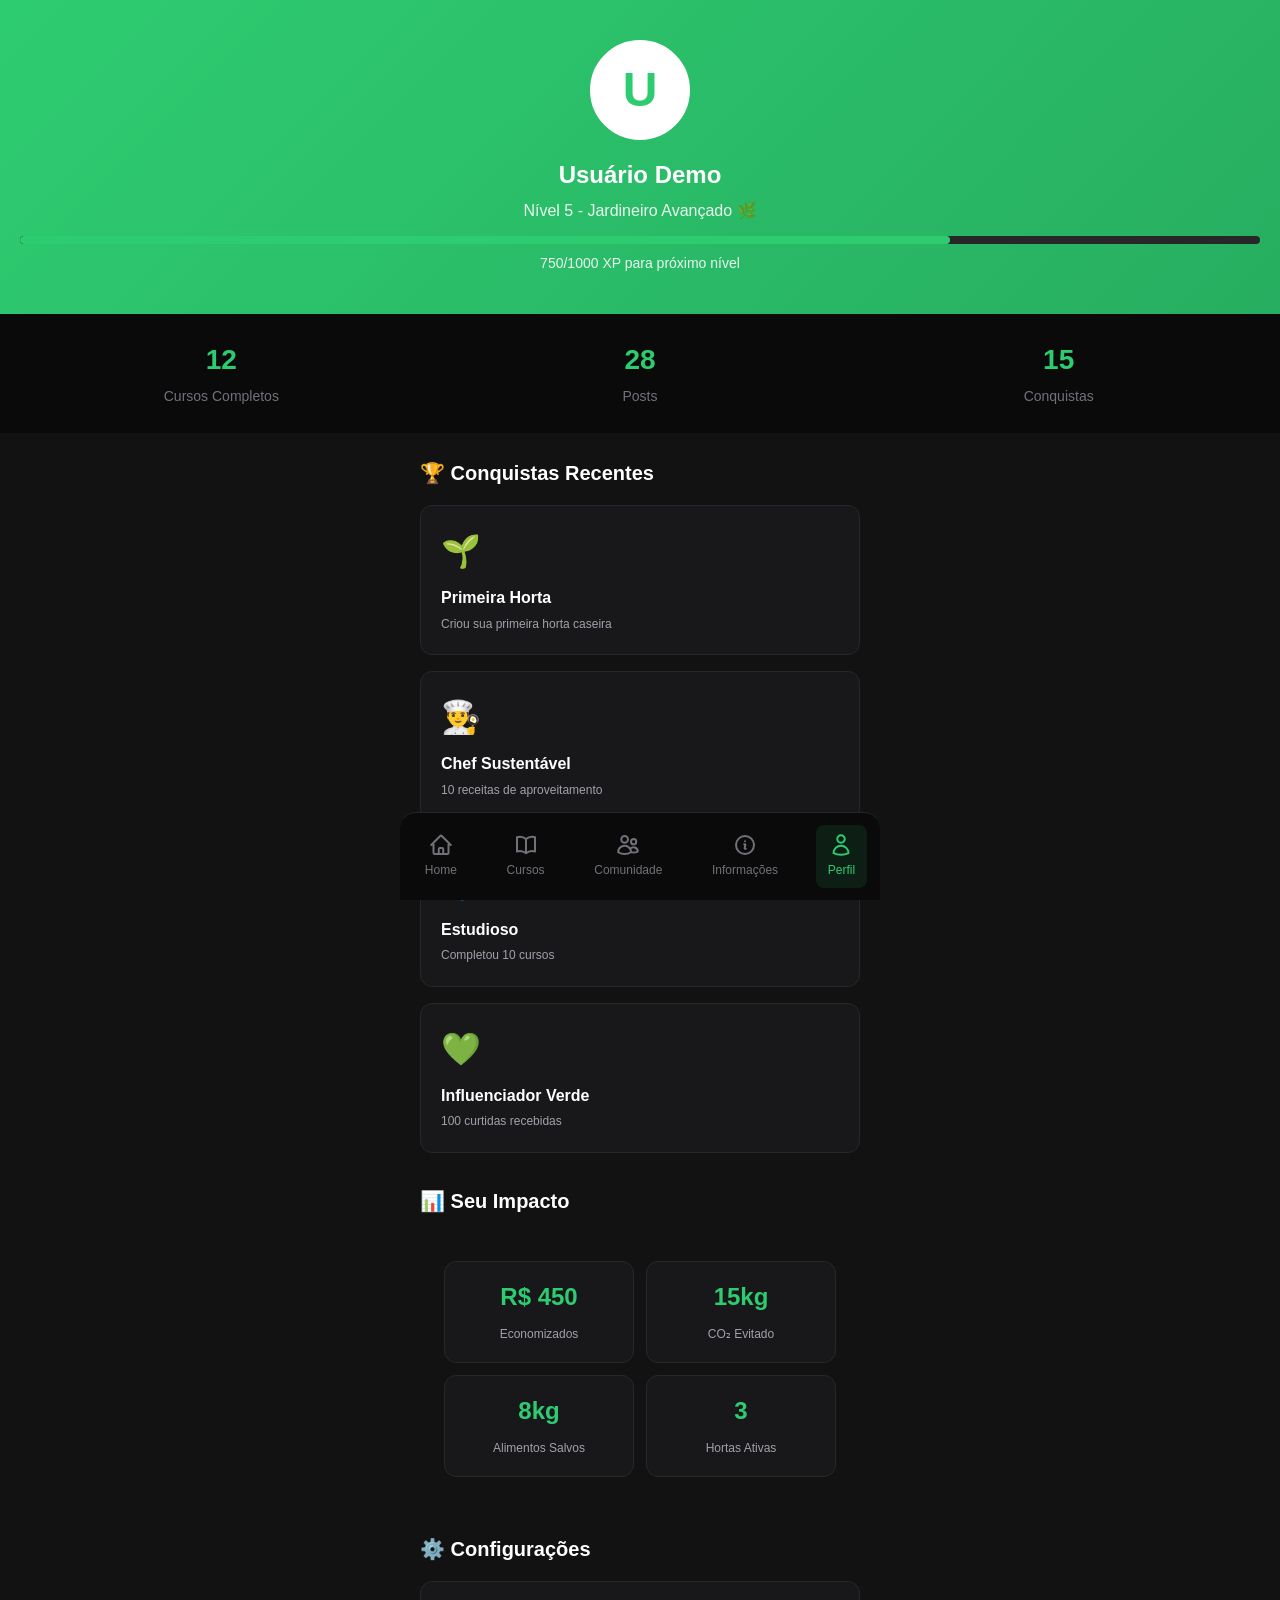
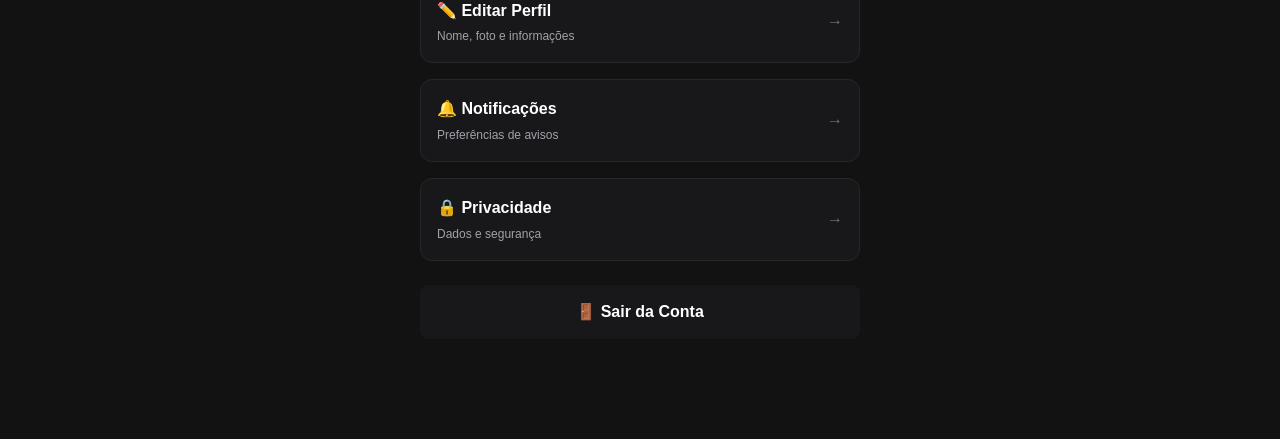
<file: profile.html>
<!DOCTYPE html>
<html lang="pt-BR">
<head>
    <meta charset="UTF-8">
    <meta name="viewport" content="width=device-width, initial-scale=1.0">
    <title>Perfil - AFASA SYSTEMS</title>
    <link rel="stylesheet" href="css/style.css">
</head>
<body>
    <div class="profile-header">
        <div class="profile-avatar">U</div>
        <div class="profile-name">Usuário Demo</div>
        <div class="profile-level">Nível 5 - Jardineiro Avançado 🌿</div>
        <div class="progress-bar">
            <div class="progress-fill" style="width: 75%;"></div>
        </div>
        <div style="margin-top: 8px; font-size: 14px; opacity: 0.9;">750/1000 XP para próximo nível</div>
    </div>

    <div class="profile-stats">
        <div class="profile-stat">
            <span class="profile-stat-number">12</span>
            <span class="profile-stat-label">Cursos Completos</span>
        </div>
        <div class="profile-stat">
            <span class="profile-stat-number">28</span>
            <span class="profile-stat-label">Posts</span>
        </div>
        <div class="profile-stat">
            <span class="profile-stat-number">15</span>
            <span class="profile-stat-label">Conquistas</span>
        </div>
    </div>

    <div class="container">
        <div style="padding: 24px 20px 100px;">
            <h2 style="font-size: 20px; margin-bottom: 16px;">🏆 Conquistas Recentes</h2>
            <div class="course-grid">
                <div class="stat-card" style="text-align: left; padding: 20px;">
                    <div style="font-size: 32px; margin-bottom: 8px;">🌱</div>
                    <div style="font-weight: 600; margin-bottom: 4px;">Primeira Horta</div>
                    <div class="stat-label">Criou sua primeira horta caseira</div>
                </div>
                <div class="stat-card" style="text-align: left; padding: 20px;">
                    <div style="font-size: 32px; margin-bottom: 8px;">👨‍🍳</div>
                    <div style="font-weight: 600; margin-bottom: 4px;">Chef Sustentável</div>
                    <div class="stat-label">10 receitas de aproveitamento</div>
                </div>
                <div class="stat-card" style="text-align: left; padding: 20px;">
                    <div style="font-size: 32px; margin-bottom: 8px;">📚</div>
                    <div style="font-weight: 600; margin-bottom: 4px;">Estudioso</div>
                    <div class="stat-label">Completou 10 cursos</div>
                </div>
                <div class="stat-card" style="text-align: left; padding: 20px;">
                    <div style="font-size: 32px; margin-bottom: 8px;">💚</div>
                    <div style="font-weight: 600; margin-bottom: 4px;">Influenciador Verde</div>
                    <div class="stat-label">100 curtidas recebidas</div>
                </div>
            </div>

            <h2 style="font-size: 20px; margin: 32px 0 16px;">📊 Seu Impacto</h2>
            <div class="stats-grid">
                <div class="stat-card">
                    <span class="stat-number">R$ 450</span>
                    <span class="stat-label">Economizados</span>
                </div>
                <div class="stat-card">
                    <span class="stat-number">15kg</span>
                    <span class="stat-label">CO₂ Evitado</span>
                </div>
                <div class="stat-card">
                    <span class="stat-number">8kg</span>
                    <span class="stat-label">Alimentos Salvos</span>
                </div>
                <div class="stat-card">
                    <span class="stat-number">3</span>
                    <span class="stat-label">Hortas Ativas</span>
                </div>
            </div>

            <h2 style="font-size: 20px; margin: 32px 0 16px;">⚙️ Configurações</h2>
            <div class="course-grid">
                <div class="stat-card" style="text-align: left; padding: 16px; cursor: pointer;">
                    <div style="display: flex; align-items: center; justify-content: space-between;">
                        <div>
                            <div style="font-weight: 600; margin-bottom: 4px;">✏️ Editar Perfil</div>
                            <div class="stat-label">Nome, foto e informações</div>
                        </div>
                        <div style="color: var(--gray);">→</div>
                    </div>
                </div>
                <div class="stat-card" style="text-align: left; padding: 16px; cursor: pointer;">
                    <div style="display: flex; align-items: center; justify-content: space-between;">
                        <div>
                            <div style="font-weight: 600; margin-bottom: 4px;">🔔 Notificações</div>
                            <div class="stat-label">Preferências de avisos</div>
                        </div>
                        <div style="color: var(--gray);">→</div>
                    </div>
                </div>
                <div class="stat-card" style="text-align: left; padding: 16px; cursor: pointer;">
                    <div style="display: flex; align-items: center; justify-content: space-between;">
                        <div>
                            <div style="font-weight: 600; margin-bottom: 4px;">🔒 Privacidade</div>
                            <div class="stat-label">Dados e segurança</div>
                        </div>
                        <div style="color: var(--gray);">→</div>
                    </div>
                </div>
            </div>

            <a href="login.html" class="btn" style="background: var(--zinc-900); color: var(--white); margin-top: 24px; text-decoration: none; display: block; text-align: center;">🚪 Sair da Conta</a>
        </div>
    </div>

    <div class="bottom-nav">
        <a href="home.html" class="nav-item">
            <svg xmlns="http://www.w3.org/2000/svg" fill="none" viewBox="0 0 24 24" stroke-width="2" stroke="currentColor">
                <path stroke-linecap="round" stroke-linejoin="round" d="M2.25 12l8.954-8.955c.44-.439 1.152-.439 1.591 0L21.75 12M4.5 9.75v10.125c0 .621.504 1.125 1.125 1.125H9.75v-4.875c0-.621.504-1.125 1.125-1.125h2.25c.621 0 1.125.504 1.125 1.125V21h4.125c.621 0 1.125-.504 1.125-1.125V9.75M8.25 21h8.25" />
            </svg>
            <span>Home</span>
        </a>
        <a href="course.html" class="nav-item">
            <svg xmlns="http://www.w3.org/2000/svg" fill="none" viewBox="0 0 24 24" stroke-width="2" stroke="currentColor">
                <path stroke-linecap="round" stroke-linejoin="round" d="M12 6.042A8.967 8.967 0 006 3.75c-1.052 0-2.062.18-3 .512v14.25A8.987 8.987 0 016 18c2.305 0 4.408.867 6 2.292m0-14.25a8.966 8.966 0 016-2.292c1.052 0 2.062.18 3 .512v14.25A8.987 8.987 0 0018 18a8.967 8.967 0 00-6 2.292m0-14.25v14.25" />
            </svg>
            <span>Cursos</span>
        </a>
        <a href="community.html" class="nav-item">
            <svg xmlns="http://www.w3.org/2000/svg" fill="none" viewBox="0 0 24 24" stroke-width="2" stroke="currentColor">
                <path stroke-linecap="round" stroke-linejoin="round" d="M15 19.128a9.38 9.38 0 002.625.372 9.337 9.337 0 004.121-.952 4.125 4.125 0 00-7.533-2.493M15 19.128v-.003c0-1.113-.285-2.16-.786-3.07M15 19.128v.106A12.318 12.318 0 018.624 21c-2.331 0-4.512-.645-6.374-1.766l-.001-.109a6.375 6.375 0 0111.964-3.07M12 6.375a3.375 3.375 0 11-6.75 0 3.375 3.375 0 016.75 0zm8.25 2.25a2.625 2.625 0 11-5.25 0 2.625 2.625 0 015.25 0z" />
            </svg>
            <span>Comunidade</span>
        </a>
        <a href="about.html" class="nav-item">
            <svg xmlns="http://www.w3.org/2000/svg" fill="none" viewBox="0 0 24 24" stroke-width="2" stroke="currentColor">
                <path stroke-linecap="round" stroke-linejoin="round" d="M11.25 11.25l.041-.02a.75.75 0 011.063.852l-.708 2.836a.75.75 0 001.063.853l.041-.021M21 12a9 9 0 11-18 0 9 9 0 0118 0zm-9-3.75h.008v.008H12V8.25z" />
            </svg>
            <span>Informações</span>
        </a>
        <a href="profile.html" class="nav-item active">
            <svg xmlns="http://www.w3.org/2000/svg" fill="none" viewBox="0 0 24 24" stroke-width="2" stroke="currentColor">
                <path stroke-linecap="round" stroke-linejoin="round" d="M15.75 6a3.75 3.75 0 11-7.5 0 3.75 3.75 0 017.5 0zM4.501 20.118a7.5 7.5 0 0114.998 0A17.933 17.933 0 0112 21.75c-2.676 0-5.216-.584-7.499-1.632z" />
            </svg>
            <span>Perfil</span>
        </a>
    </div>

    <script src="js/script.js"></script>
</body>
</html>
</file>
<file: css/style.css>
* {
    margin: 0;
    padding: 0;
    box-sizing: border-box;
}

:root {
    --bg-dark: #121212;
    --bg-darker: #0A0A0A;
    --bg-card: #1E1E1E;
    --green: #2ECC71;
    --green-hover: #27ae60;
    --orange: #FF8C00;
    --orange-hover: #e67e00;
    --gray: #71717A;
    --gray-light: #A1A1AA;
    --white: #FFFFFF;
    --zinc-900: #18181b;
    --zinc-800: #27272a;
}

body {
    font-family: 'Poppins', 'Inter', -apple-system, BlinkMacSystemFont, 'Segoe UI', sans-serif;
    background-color: var(--bg-dark);
    color: var(--white);
    line-height: 1.6;
    overflow-x: hidden;
    min-height: 100vh;
}

/* Utility Classes */
.hidden { display: none !important; }
.container { max-width: 480px; margin: 0 auto; }

/* Buttons */
.btn {
    padding: 14px 24px;
    border-radius: 8px;
    border: none;
    font-size: 16px;
    font-weight: 600;
    cursor: pointer;
    transition: all 0.3s ease;
    text-align: center;
    text-decoration: none;
    display: inline-block;
    width: 100%;
}

.btn-primary {
    background-color: var(--orange);
    color: var(--white);
}

.btn-primary:hover {
    background-color: var(--orange-hover);
    transform: translateY(-2px);
    box-shadow: 0 8px 16px rgba(255, 140, 0, 0.3);
}

.btn-secondary {
    background-color: transparent;
    color: var(--green);
    border: 2px solid var(--green);
}

.btn-secondary:hover {
    background-color: var(--green);
    color: var(--white);
}

/* Input Fields */
input, textarea, select {
    width: 100%;
    padding: 14px 16px;
    border-radius: 8px;
    border: 1px solid var(--zinc-800);
    background-color: var(--zinc-900);
    color: var(--white);
    font-size: 16px;
    font-family: inherit;
}

input::placeholder, textarea::placeholder {
    color: var(--gray);
}

input:focus, textarea:focus, select:focus {
    outline: none;
    border-color: var(--green);
}

label {
    display: block;
    margin-bottom: 8px;
    color: var(--white);
    font-size: 14px;
    font-weight: 500;
}

/* Logo */
.logo-container {
    display: flex;
    flex-direction: column;
    align-items: center;
    gap: 16px;
    padding: 24px 0;
}

.logo-box {
    width: 80px;
    height: 80px;
    background-color: var(--bg-dark);
    border-radius: 16px;
    display: flex;
    align-items: center;
    justify-content: center;
    box-shadow: 0 4px 12px rgba(0, 0, 0, 0.3);
}

.logo {
    width: 64px;
    background: linear-gradient(135deg, #2ECC71 0%, #FF8C00 100%);
    border-radius: 12px;
    display: flex;
    align-items: center;
    justify-content: center;
    font-size: 32px;
    font-weight: 700;
}

.brand-name {
    font-size: 24px;
    font-weight: 700;
    color: var(--white);
    text-align: center;
}

/* Header */
.header {
    position: sticky;
    top: 0;
    background-color: var(--bg-dark);
    z-index: 100;
    border-bottom: 1px solid var(--zinc-800);
    padding: 16px 20px;
}

.header-content {
    display: flex;
    justify-content: space-between;
    align-items: center;
}

.header-logo {
    font-size: 24px;
    font-weight: 700;
    color: var(--white);
    text-decoration: none;
    display: flex;
    align-items: center;
    justify-content: center;
}

.header-logo img.logo {
    height: 40px;
    width: auto;
    object-fit: contain;
}

.back-btn {
    background: var(--bg-card);
    border: 1px solid var(--zinc-800);
    padding: 8px 12px;
    border-radius: 8px;
    display: flex;
    align-items: center;
    gap: 8px;
    cursor: pointer;
    transition: all 0.2s;
    color: var(--gray-light);
    text-decoration: none;
    font-size: 14px;
}

.back-btn:hover {
    background: var(--zinc-900);
    border-color: var(--green);
    color: var(--green);
}

.back-btn svg {
    width: 20px;
    height: 20px;
    stroke: currentColor;
}

.header-icons {
    display: flex;
    gap: 16px;
}

.icon-btn {
    background: var(--bg-card);
    border: 1px solid var(--zinc-800);
    width: 40px;
    height: 40px;
    border-radius: 8px;
    display: flex;
    align-items: center;
    justify-content: center;
    font-size: 20px;
    cursor: pointer;
    transition: all 0.2s;
}

.icon-btn:hover {
    background: var(--zinc-900);
    border-color: var(--green);
    transform: translateY(-2px);
}

.icon-btn svg {
    width: 20px;
    height: 20px;
    stroke: var(--gray-light);
    transition: stroke 0.2s;
}

.icon-btn:hover svg {
    stroke: var(--green);
}

/* Bottom Navigation */
.bottom-nav {
    position: fixed;
    bottom: 0;
    left: 0;
    right: 0;
    background-color: var(--bg-darker);
    border-top: 1px solid var(--zinc-800);
    display: flex;
    justify-content: space-around;
    padding: 12px 0;
    z-index: 100;
}

.nav-item {
    display: flex;
    flex-direction: column;
    align-items: center;
    gap: 4px;
    color: var(--gray);
    text-decoration: none;
    cursor: pointer;
    padding: 8px 12px;
    border-radius: 8px;
    transition: all 0.3s;
    font-size: 12px;
}

.nav-item:hover, .nav-item.active {
    color: var(--green);
    background-color: rgba(46, 204, 113, 0.1);
}

.nav-icon {
    font-size: 24px;
}

.nav-item svg {
    width: 24px;
    height: 24px;
    stroke: var(--gray);
    transition: stroke 0.3s;
}

.nav-item:hover svg,
.nav-item.active svg {
    stroke: var(--green);
}

/* Form Groups */
.form-group {
    margin-bottom: 20px;
    position: relative;
}

.password-toggle {
    position: absolute;
    right: 16px;
    top: 46px;
    background: none;
    border: none;
    color: var(--gray);
    cursor: pointer;
    font-size: 18px;
}

.link-btn {
    background: none;
    border: none;
    color: var(--green);
    cursor: pointer;
    font-size: 16px;
    text-decoration: underline;
    transition: color 0.3s;
}

.link-btn:hover {
    color: var(--green-hover);
}

/* Stats */
.stats-grid {
    display: grid;
    grid-template-columns: repeat(2, 1fr);
    gap: 12px;
    margin-top: 20px;
}

.stat-card {
    background-color: var(--bg-card);
    padding: 16px;
    border-radius: 12px;
    text-align: center;
    border: 1px solid var(--zinc-800);
}

.stat-number {
    font-size: 24px;
    font-weight: 700;
    color: var(--green);
    display: block;
    margin-bottom: 4px;
}

.stat-label {
    color: var(--gray-light);
    font-size: 12px;
}

/* Sections */
.section {
    padding: 24px 20px;
    padding-bottom: 100px;
}

.section-header {
    display: flex;
    justify-content: space-between;
    align-items: center;
    margin-bottom: 16px;
}

.section-title {
    font-size: 20px;
    font-weight: 600;
    display: flex;
    align-items: center;
    gap: 8px;
}

.view-all {
    color: var(--green);
    font-size: 14px;
    text-decoration: none;
}

/* Course Cards */
.course-grid {
    display: grid;
    gap: 16px;
}

.course-card {
    background-color: var(--bg-card);
    border-radius: 12px;
    overflow: hidden;
    cursor: pointer;
    transition: transform 0.3s, box-shadow 0.3s;
    border: 1px solid var(--zinc-800);
    text-decoration: none;
    color: inherit;
    display: block;
}

.course-card:hover {
    transform: translateY(-4px);
    box-shadow: 0 8px 24px rgba(46, 204, 113, 0.2);
}

.course-thumbnail {
    width: 100%;
    height: 180px;
    object-fit: cover;
}

.course-info {
    padding: 16px;
}

.course-title {
    font-size: 16px;
    font-weight: 600;
    margin-bottom: 8px;
    color: var(--white);
}

.course-meta {
    display: flex;
    align-items: center;
    gap: 12px;
    color: var(--gray);
    font-size: 14px;
}

/* Post Cards */
.post-card {
    background-color: var(--bg-card);
    border-radius: 12px;
    margin-bottom: 16px;
    border: 1px solid var(--zinc-800);
}

.post-header {
    display: flex;
    align-items: center;
    padding: 16px;
    gap: 12px;
}

.user-avatar {
    width: 40px;
    height: 40px;
    border-radius: 50%;
    background-color: var(--green);
    display: flex;
    align-items: center;
    justify-content: center;
    font-weight: 600;
    font-size: 18px;
}

.user-info {
    flex: 1;
}

.user-name {
    font-weight: 600;
    font-size: 15px;
}

.post-time {
    color: var(--gray);
    font-size: 13px;
}

.post-image {
    width: 100%;
    max-height: 400px;
    object-fit: cover;
}

.post-description {
    padding: 16px;
    color: var(--white);
    line-height: 1.6;
}

.post-actions {
    display: flex;
    gap: 24px;
    padding: 12px 16px;
    border-top: 1px solid var(--zinc-800);
}

.action-btn {
    display: flex;
    align-items: center;
    gap: 8px;
    background: none;
    border: none;
    color: var(--gray);
    cursor: pointer;
    font-size: 14px;
    transition: color 0.3s;
}

.action-btn:hover {
    color: var(--white);
}

.action-btn.liked {
    color: #E74C3C;
}

/* Profile */
.profile-header {
    background: linear-gradient(135deg, var(--green) 0%, var(--green-hover) 100%);
    padding: 40px 20px;
    text-align: center;
}

.profile-avatar {
    width: 100px;
    height: 100px;
    border-radius: 50%;
    background-color: var(--white);
    color: var(--green);
    display: flex;
    align-items: center;
    justify-content: center;
    font-size: 48px;
    font-weight: 700;
    margin: 0 auto 16px;
    border: 4px solid var(--white);
}

.profile-name {
    font-size: 24px;
    font-weight: 600;
    margin-bottom: 4px;
}

.profile-level {
    color: rgba(255, 255, 255, 0.9);
    font-size: 16px;
}

.progress-bar {
    width: 100%;
    height: 8px;
    background-color: rgba(255, 255, 255, 0.3);
    border-radius: 4px;
    margin-top: 12px;
    overflow: hidden;
}

.progress-fill {
    height: 100%;
    background-color: var(--white);
    border-radius: 4px;
    transition: width 0.3s;
}

.profile-stats {
    display: grid;
    grid-template-columns: repeat(3, 1fr);
    gap: 16px;
    padding: 24px 20px;
    background-color: var(--bg-darker);
}

.profile-stat {
    text-align: center;
}

.profile-stat-number {
    font-size: 28px;
    font-weight: 700;
    color: var(--green);
    display: block;
}

.profile-stat-label {
    color: var(--gray);
    font-size: 14px;
    margin-top: 4px;
}

/* Filter Buttons */
.filter-buttons {
    display: flex;
    gap: 12px;
    margin: 20px 0;
    overflow-x: auto;
    padding-bottom: 8px;
}

.filter-btn {
    padding: 10px 20px;
    border-radius: 20px;
    border: 1px solid var(--zinc-800);
    background-color: var(--bg-card);
    color: var(--white);
    cursor: pointer;
    white-space: nowrap;
    transition: all 0.3s;
}

.filter-btn:hover {
    border-color: var(--green);
}

.filter-btn.active {
    background-color: var(--green);
    border-color: var(--green);
}

/* Floating Action Button */
.fab {
    position: fixed;
    bottom: 80px;
    right: 20px;
    width: 60px;
    height: 60px;
    border-radius: 50%;
    background-color: var(--orange);
    color: var(--white);
    border: none;
    cursor: pointer;
    box-shadow: 0 4px 12px rgba(255, 140, 0, 0.4);
    display: flex;
    align-items: center;
    justify-content: center;
    font-size: 24px;
    transition: transform 0.3s, box-shadow 0.3s;
    z-index: 99;
    text-decoration: none;
}

.fab:hover {
    transform: scale(1.1);
    box-shadow: 0 6px 20px rgba(255, 140, 0, 0.6);
}

/* Modal */
.modal {
    display: none;
    position: fixed;
    top: 0;
    left: 0;
    right: 0;
    bottom: 0;
    background-color: rgba(0, 0, 0, 0.8);
    z-index: 1000;
    overflow-y: auto;
}

.modal.active {
    display: flex;
    justify-content: center;
    align-items: flex-start;
    padding: 20px;
}

.modal-content {
    background-color: var(--bg-card);
    border-radius: 16px;
    padding: 24px;
    max-width: 500px;
    width: 100%;
    margin: 40px auto;
    position: relative;
}

.modal-header {
    display: flex;
    justify-content: space-between;
    align-items: center;
    margin-bottom: 20px;
}

.modal-title {
    font-size: 24px;
    font-weight: 600;
}

.close-btn {
    background: none;
    border: none;
    color: var(--gray);
    cursor: pointer;
    font-size: 32px;
    padding: 0;
    line-height: 1;
    width: 32px;
    height: 32px;
}

.close-btn:hover {
    color: var(--white);
}

/* FAQ */
.faq-item {
    background-color: var(--bg-card);
    border: 1px solid var(--zinc-800);
    border-radius: 8px;
    margin-bottom: 12px;
    overflow: hidden;
}

.faq-question {
    width: 100%;
    padding: 16px;
    background: none;
    border: none;
    color: var(--white);
    text-align: left;
    cursor: pointer;
    display: flex;
    justify-content: space-between;
    align-items: center;
    font-size: 15px;
    font-weight: 500;
}

.faq-question:hover {
    background-color: var(--zinc-900);
}

.faq-answer {
    padding: 0 16px;
    max-height: 0;
    overflow: hidden;
    transition: max-height 0.3s ease, padding 0.3s ease;
    color: var(--gray-light);
    line-height: 1.6;
}

.faq-item.expanded .faq-answer {
    max-height: 500px;
    padding: 0 16px 16px 16px;
}

.chevron {
    transition: transform 0.3s;
}

.faq-item.expanded .chevron {
    transform: rotate(180deg);
}

/* Animations */
@keyframes fadeIn {
    from {
        opacity: 0;
        transform: translateY(20px);
    }
    to {
        opacity: 1;
        transform: translateY(0);
    }
}

.fade-in {
    animation: fadeIn 0.5s ease;
}

/* Responsive */
@media (max-width: 768px) {
    .container {
        padding: 0;
    }
}

@media (min-width: 769px) {
    .bottom-nav {
        max-width: 480px;
        left: 50%;
        transform: translateX(-50%);
        border-radius: 16px 16px 0 0;
    }
}

/* ✅ NOVO: Profile Selector Styles */
.profile-selector-container {
    margin-bottom: 24px;
}

.profile-selector {
    display: grid;
    grid-template-columns: repeat(3, 1fr);
    gap: 8px;
    margin-bottom: 12px;
}

.profile-option {
    display: flex;
    flex-direction: column;
    align-items: center;
    gap: 8px;
    padding: 16px 12px;
    border-radius: 12px;
    border: 2px solid var(--zinc-800);
    background-color: var(--zinc-900);
    cursor: pointer;
    transition: all 0.3s ease;
    color: var(--gray-light);
}

.profile-option:hover {
    border-color: var(--zinc-700);
}

.profile-option.active {
    border-color: var(--green);
    background-color: rgba(46, 204, 113, 0.1);
}

.profile-option.active .profile-icon,
.profile-option.active .profile-label {
    color: var(--green);
}

.profile-icon {
    width: 24px;
    height: 24px;
}

.profile-label {
    font-size: 12px;
    font-weight: 500;
}

.profile-description {
    text-align: center;
    font-size: 12px;
    color: var(--gray);
    margin: 0;
}

/* ✅ NOVO: Dashboard Styles */
.dashboard-header {
    background-color: var(--zinc-900);
    border-bottom: 1px solid var(--zinc-800);
    padding: 16px 24px;
    position: sticky;
    top: 0;
    z-index: 100;
}

.dashboard-header-content {
    display: flex;
    justify-content: space-between;
    align-items: center;
}

.dashboard-logo-section {
    display: flex;
    align-items: center;
    gap: 12px;
}

.dashboard-logo {
    width: 40px;
    height: 40px;
    object-fit: contain;
}

.dashboard-title-group h1 {
    font-size: 18px;
    margin: 0;
    color: var(--white);
}

.dashboard-title-group p {
    font-size: 14px;
    color: var(--gray-light);
    margin: 0;
}

.logout-btn {
    background: none;
    border: none;
    color: var(--gray-light);
    font-size: 14px;
    cursor: pointer;
    transition: color 0.3s;
}

.logout-btn:hover {
    color: var(--white);
}

/* Stats Grid */
.stats-grid {
    display: grid;
    grid-template-columns: repeat(2, 1fr);
    gap: 12px;
    padding: 24px;
}

.stat-card {
    background-color: var(--zinc-900);
    border: 1px solid var(--zinc-800);
    border-radius: 12px;
    padding: 16px;
}

.stat-card-content {
    display: flex;
    align-items: center;
    gap: 12px;
}

.stat-icon {
    width: 20px;
    height: 20px;
}

.stat-icon.green { color: var(--green); }
.stat-icon.orange { color: var(--orange); }
.stat-icon.blue { color: #3B82F6; }
.stat-icon.red { color: #EF4444; }
.stat-icon.yellow { color: #F59E0B; }
.stat-icon.purple { color: #A855F7; }

.stat-value {
    font-size: 24px;
    font-weight: 600;
    color: var(--white);
    margin: 0;
}

.stat-label {
    font-size: 12px;
    color: var(--gray-light);
    margin: 0;
}

/* Tabs */
.tabs-container {
    padding: 0 24px;
    margin-top: 24px;
}

.tabs {
    display: flex;
    gap: 8px;
    background-color: var(--zinc-900);
    padding: 4px;
    border-radius: 12px;
}

.tab-btn {
    flex: 1;
    padding: 12px 16px;
    border-radius: 8px;
    border: none;
    background: transparent;
    color: var(--gray-light);
    font-size: 14px;
    font-weight: 500;
    cursor: pointer;
    transition: all 0.3s;
    display: flex;
    align-items: center;
    justify-content: center;
    gap: 8px;
}

.tab-btn.active {
    background-color: var(--orange);
    color: var(--white);
}

.tab-btn.active-green {
    background-color: var(--green);
    color: var(--white);
}

.tab-btn:hover:not(.active):not(.active-green) {
    color: var(--white);
}

.tab-btn svg {
    width: 16px;
    height: 16px;
}

/* Content Card */
.content-card {
    background-color: var(--zinc-900);
    border: 1px solid var(--zinc-800);
    border-radius: 12px;
    overflow: hidden;
    margin-bottom: 16px;
}

.content-card-header {
    padding: 16px;
    border-bottom: 1px solid var(--zinc-800);
}

.author-info {
    display: flex;
    align-items: center;
    gap: 12px;
    margin-bottom: 12px;
}

.author-photo {
    width: 40px;
    height: 40px;
    border-radius: 50%;
}

.author-details h4 {
    font-size: 14px;
    font-weight: 500;
    color: var(--white);
    margin: 0;
}

.author-details p {
    font-size: 12px;
    color: var(--gray-light);
    margin: 0;
}

.content-badge {
    font-size: 12px;
    padding: 4px 8px;
    border-radius: 999px;
}

.content-badge.course {
    background-color: rgba(46, 204, 113, 0.2);
    color: var(--green);
}

.content-badge.recipe {
    background-color: rgba(59, 130, 246, 0.2);
    color: #3B82F6;
}

.content-card-body {
    padding: 16px;
}

.content-thumbnail {
    width: 100%;
    height: 160px;
    object-fit: cover;
    border-radius: 12px;
    margin-bottom: 12px;
}

.content-title {
    font-size: 16px;
    font-weight: 500;
    color: var(--white);
    margin-bottom: 8px;
}

.content-description {
    font-size: 14px;
    color: var(--gray-light);
    margin-bottom: 12px;
}

.content-meta {
    display: flex;
    gap: 16px;
    font-size: 14px;
    color: var(--gray-light);
    margin-bottom: 12px;
}

/* Alert Box */
.alert-box {
    padding: 12px;
    border-radius: 8px;
    margin-bottom: 16px;
}

.alert-box.error {
    background-color: rgba(239, 68, 68, 0.1);
    border: 1px solid rgba(239, 68, 68, 0.3);
}

.alert-box.warning {
    background-color: rgba(245, 158, 11, 0.1);
    border: 1px solid rgba(245, 158, 11, 0.3);
}

.alert-box.info {
    background: linear-gradient(to right, rgba(46, 204, 113, 0.1), rgba(255, 140, 0, 0.1));
    border: 1px solid rgba(46, 204, 113, 0.3);
}

.alert-content {
    display: flex;
    align-items: flex-start;
    gap: 8px;
}

.alert-content svg {
    width: 16px;
    height: 16px;
    flex-shrink: 0;
    margin-top: 2px;
}

.alert-box.error .alert-content svg,
.alert-box.error .alert-title {
    color: #EF4444;
}

.alert-box.warning .alert-content svg,
.alert-box.warning p {
    color: #F59E0B;
}

.alert-title {
    font-size: 14px;
    font-weight: 500;
    margin-bottom: 4px;
}

.alert-box p {
    font-size: 12px;
    margin: 0;
}

.alert-box ul {
    margin: 4px 0 0 0;
    padding-left: 16px;
}

.alert-box li {
    font-size: 12px;
    color: #F87171;
}

/* Action Buttons */
.action-buttons {
    display: flex;
    gap: 12px;
}

.btn-reject {
    flex: 1;
    background-color: #DC2626;
    color: var(--white);
    display: flex;
    align-items: center;
    justify-content: center;
    gap: 8px;
}

.btn-reject:hover {
    background-color: #B91C1C;
}

.btn-approve {
    flex: 1;
    background-color: var(--green);
    color: var(--white);
    display: flex;
    align-items: center;
    justify-content: center;
    gap: 8px;
}

.btn-approve:hover {
    background-color: var(--green-hover);
}

.btn svg {
    width: 16px;
    height: 16px;
}

/* Status Badges */
.status-badge {
    display: inline-flex;
    align-items: center;
    gap: 4px;
    font-size: 12px;
    padding: 4px 8px;
    border-radius: 999px;
}

.status-badge.approved {
    background-color: rgba(46, 204, 113, 0.2);
    color: var(--green);
}

.status-badge.pending {
    background-color: rgba(245, 158, 11, 0.2);
    color: #F59E0B;
}

.status-badge.rejected {
    background-color: rgba(239, 68, 68, 0.2);
    color: #EF4444;
}

.status-badge svg {
    width: 12px;
    height: 12px;
}

/* Create Action Cards */
.create-actions {
    display: grid;
    grid-template-columns: repeat(2, 1fr);
    gap: 12px;
    margin-bottom: 24px;
}

.create-action-card {
    background-color: var(--zinc-900);
    border: 2px dashed var(--zinc-700);
    border-radius: 12px;
    padding: 24px;
    display: flex;
    flex-direction: column;
    align-items: center;
    gap: 12px;
    cursor: pointer;
    transition: all 0.3s;
}

.create-action-card:hover {
    border-color: var(--green);
}

.create-action-card.orange:hover {
    border-color: var(--orange);
}

.create-icon-circle {
    width: 56px;
    height: 56px;
    border-radius: 50%;
    display: flex;
    align-items: center;
    justify-content: center;
}

.create-icon-circle.green {
    background-color: rgba(46, 204, 113, 0.1);
}

.create-icon-circle.orange {
    background-color: rgba(255, 140, 0, 0.1);
}

.create-icon-circle svg {
    width: 28px;
    height: 28px;
}

.create-icon-circle.green svg {
    color: var(--green);
}

.create-icon-circle.orange svg {
    color: var(--orange);
}

.create-action-title {
    font-size: 14px;
    font-weight: 500;
    color: var(--white);
    margin: 0;
    text-align: center;
}

.create-action-subtitle {
    font-size: 12px;
    color: var(--gray);
    margin: 0;
    text-align: center;
}

/* Compact Content Card */
.compact-content-card {
    background-color: var(--zinc-900);
    border: 1px solid var(--zinc-800);
    border-radius: 12px;
    padding: 16px;
    margin-bottom: 12px;
}

.compact-content-layout {
    display: flex;
    gap: 16px;
}

.compact-thumbnail {
    width: 80px;
    height: 80px;
    object-fit: cover;
    border-radius: 12px;
    flex-shrink: 0;
}

.compact-info {
    flex: 1;
}

.compact-header {
    display: flex;
    justify-content: space-between;
    align-items: flex-start;
    margin-bottom: 8px;
}

.compact-title {
    font-size: 14px;
    font-weight: 500;
    color: var(--white);
    margin: 0 0 4px 0;
}

.compact-author {
    font-size: 12px;
    color: var(--gray-light);
    margin: 0;
}

.compact-date {
    font-size: 12px;
    color: var(--gray);
    margin: 0 0 8px 0;
}

/* Payment Card */
.payment-card {
    background: linear-gradient(135deg, rgba(46, 204, 113, 0.2), rgba(46, 204, 113, 0.05));
    border: 1px solid rgba(46, 204, 113, 0.3);
    border-radius: 12px;
    padding: 24px;
    margin-bottom: 24px;
}

.payment-header {
    display: flex;
    justify-content: space-between;
    align-items: center;
    margin-bottom: 16px;
}

.payment-header h3 {
    font-size: 16px;
    font-weight: 500;
    color: var(--white);
    margin: 0;
}

.payment-date {
    font-size: 12px;
    color: var(--gray-light);
}

.payment-amount {
    font-size: 36px;
    font-weight: 700;
    color: var(--green);
    margin-bottom: 8px;
}

.payment-description {
    font-size: 14px;
    color: var(--gray-light);
    margin: 0;
}

/* Chart Container */
.chart-container {
    background-color: var(--zinc-900);
    border: 1px solid var(--zinc-800);
    border-radius: 12px;
    padding: 24px;
    margin-bottom: 24px;
}

.chart-container h3 {
    font-size: 16px;
    font-weight: 500;
    color: var(--white);
    margin: 0 0 16px 0;
}

.chart {
    height: 192px;
    display: flex;
    align-items: flex-end;
    justify-content: space-around;
    gap: 8px;
}

.chart-bar-wrapper {
    flex: 1;
    display: flex;
    flex-direction: column;
    align-items: center;
    gap: 8px;
}

.chart-bar {
    width: 100%;
    background: linear-gradient(to top, var(--green), rgba(46, 204, 113, 0.6));
    border-radius: 4px 4px 0 0;
    transition: all 0.3s;
    position: relative;
}

.chart-bar:hover {
    background: linear-gradient(to top, var(--orange), rgba(255, 140, 0, 0.6));
}

.chart-label {
    font-size: 12px;
    color: var(--gray);
}

/* Performance Card */
.performance-card {
    background-color: var(--zinc-900);
    border: 1px solid var(--zinc-800);
    border-radius: 12px;
    padding: 16px;
}

.performance-layout {
    display: flex;
    align-items: center;
    gap: 16px;
}

.performance-thumbnail {
    width: 80px;
    height: 80px;
    border-radius: 12px;
    object-fit: cover;
}

.performance-info {
    flex: 1;
}

.performance-title {
    font-size: 14px;
    font-weight: 500;
    color: var(--white);
    margin: 0 0 4px 0;
}

.performance-stats {
    font-size: 12px;
    color: var(--gray-light);
    margin: 0 0 8px 0;
}

.performance-progress {
    display: flex;
    align-items: center;
    gap: 8px;
}

.progress-bar {
    flex: 1;
    height: 8px;
    background-color: var(--zinc-800);
    border-radius: 999px;
    overflow: hidden;
}

.progress-fill {
    height: 100%;
    background-color: var(--green);
    border-radius: 999px;
}

.progress-percentage {
    font-size: 12px;
    font-weight: 500;
    color: var(--green);
}

/* Content Section */
.content-section {
    padding: 24px;
}

.section-title {
    font-size: 16px;
    font-weight: 500;
    color: var(--white);
    margin: 0 0 16px 0;
}
</file>
